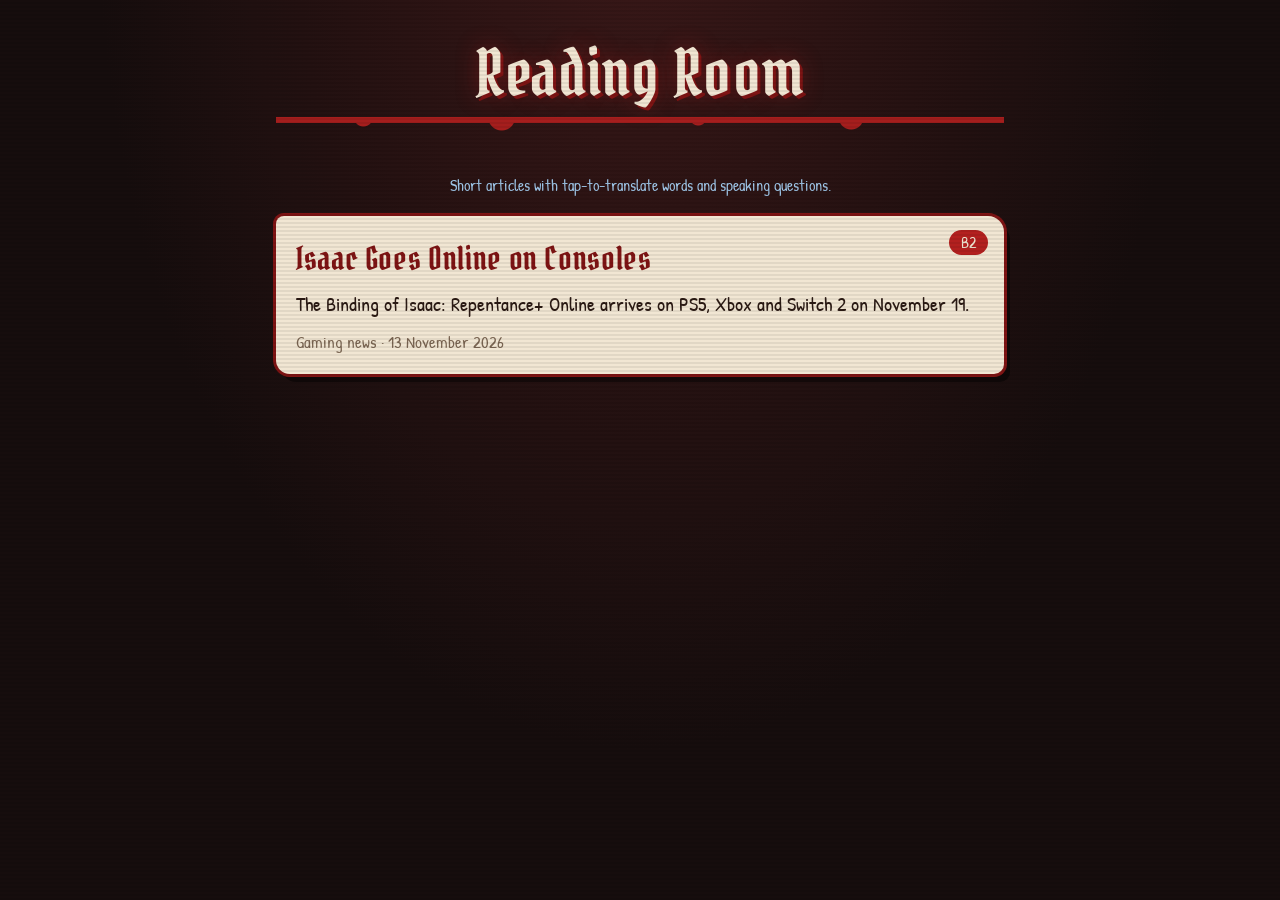
<file: index.html>
<!doctype html>
<html lang="en"><head><meta charset="utf-8"><meta name="viewport" content="width=device-width,initial-scale=1">
<title>Reading Room</title>
<link rel="preconnect" href="https://fonts.googleapis.com"><link href="https://fonts.googleapis.com/css2?family=Patrick+Hand&family=Pirata+One&display=swap" rel="stylesheet">
<style>:root{--bg:#160d0d;--bg2:#221212;--paper:#f1e6d3;--ink:#2b1a14;--blood:#b3201f;--blood2:#7e1414;--tear:#9fc6e8;--gold:#d9a441;--muted:#8a7360}
*{box-sizing:border-box}
html{-webkit-text-size-adjust:100%}
body{margin:0;background:radial-gradient(ellipse at 50% -10%,#3a1818 0,var(--bg) 60%) fixed;color:var(--paper);font-family:'Patrick Hand','Comic Sans MS',cursive;font-size:20px;line-height:1.55}
body::before{content:"";position:fixed;inset:0;background:repeating-linear-gradient(0deg,rgba(0,0,0,.18) 0 2px,transparent 2px 4px);pointer-events:none;z-index:50;opacity:.35}
.wrap{max-width:760px;margin:0 auto;padding:0 16px 120px}
header.top{text-align:center;padding:34px 0 8px;position:relative}
header.top .hearts{display:flex;gap:6px;justify-content:center;margin-bottom:10px}
.heart{width:28px;height:26px}
h1,h2,h3{font-family:'Pirata One','Times New Roman',serif;font-weight:400;letter-spacing:.02em}
h1{font-size:clamp(38px,9vw,64px);line-height:1.05;margin:6px 0 10px;color:var(--paper);text-shadow:3px 3px 0 var(--blood2),0 0 22px rgba(179,32,31,.45)}
.meta{display:flex;gap:8px;justify-content:center;flex-wrap:wrap;font-size:16px;color:var(--muted)}
.chip{background:var(--blood2);color:var(--paper);border-radius:999px;padding:1px 12px;font-size:15px}
.drip{height:34px;margin:6px 0 0;background:
 radial-gradient(circle at 12% 0,var(--blood) 0 9px,transparent 10px),radial-gradient(circle at 31% 0,var(--blood) 0 13px,transparent 14px),radial-gradient(circle at 58% 0,var(--blood) 0 8px,transparent 9px),radial-gradient(circle at 79% 0,var(--blood) 0 12px,transparent 13px),linear-gradient(var(--blood) 0 6px,transparent 6px);opacity:.9}
.hint{margin:14px 0;text-align:center;font-size:16px;color:var(--tear)}
.hint b{border-bottom:2px dotted var(--tear);font-weight:400}
article.paper{background:var(--paper);color:var(--ink);border-radius:6px 16px 8px 14px;padding:26px 24px;box-shadow:0 0 0 3px var(--blood2),8px 10px 0 rgba(0,0,0,.45);transform:rotate(-.25deg)}
article.paper p{margin:0 0 18px;font-size:21px}
article.paper p:first-child::first-letter{font-family:'Pirata One',serif;font-size:3em;float:left;line-height:.9;padding:4px 8px 0 0;color:var(--blood)}
.w{cursor:pointer;border-radius:4px;transition:background .12s}
.w:hover{background:rgba(179,32,31,.14)}
.w.on{background:var(--blood);color:var(--paper);box-shadow:0 0 0 2px var(--blood)}
.w.saved{text-decoration:underline wavy var(--gold);text-underline-offset:4px}
.sheet{position:fixed;left:50%;bottom:14px;transform:translate(-50%,160%);transition:transform .22s;width:min(560px,calc(100% - 24px));background:#0f0808;border:3px solid var(--blood);border-radius:14px;padding:14px 16px;z-index:60;box-shadow:0 10px 30px rgba(0,0,0,.6)}
.sheet.show{transform:translate(-50%,0)}
.sheet .en{font-family:'Pirata One',serif;font-size:30px;line-height:1.1}
.sheet .ru{font-size:22px;color:var(--tear);margin:2px 0 10px}
.sheet .row{display:flex;gap:8px;flex-wrap:wrap}
button,.btn{font:inherit;font-size:17px;border:2px solid var(--blood);background:var(--blood2);color:var(--paper);border-radius:10px;padding:4px 14px;cursor:pointer}
button.ghost{background:transparent}
button:active{transform:translateY(1px)}
section.box{margin-top:34px}
section.box h2{font-size:34px;margin:0 0 8px;color:var(--paper);display:flex;align-items:center;gap:10px}
section.box h2::before{content:"";width:22px;height:20px;background:var(--blood);clip-path:polygon(50% 100%,0 35%,0 12%,22% 0,50% 18%,78% 0,100% 12%,100% 35%)}
ol.q{margin:0;padding-left:0;list-style:none;counter-reset:q}
ol.q li{counter-increment:q;background:var(--bg2);border:2px solid var(--blood2);border-radius:12px;padding:12px 14px 12px 52px;margin-bottom:10px;position:relative}
ol.q li::before{content:counter(q);position:absolute;left:12px;top:9px;width:30px;height:30px;border-radius:50%;background:var(--blood);display:grid;place-items:center;font-family:'Pirata One',serif;font-size:20px}
ol.q li.soon{color:var(--muted);font-style:italic}
ol.q li.soon::before{content:"?"}
.saved-list{background:var(--bg2);border:2px dashed var(--blood2);border-radius:12px;padding:12px 14px}
.saved-list ul{margin:0 0 10px;padding-left:20px}
.saved-list .empty{color:var(--muted)}
footer{margin-top:40px;text-align:center;color:var(--muted);font-size:15px}
footer a{color:var(--tear)}
a{color:var(--tear)}
.back{display:inline-block;margin-top:14px;font-size:16px;color:var(--muted);text-decoration:none}
.card{display:block;position:relative;background:var(--paper);color:var(--ink);text-decoration:none;border-radius:8px 16px 10px 14px;padding:18px 20px;margin:18px 0;box-shadow:0 0 0 3px var(--blood2),6px 8px 0 rgba(0,0,0,.45);transition:transform .15s}
.card:hover{transform:translate(-2px,-3px) rotate(-.4deg)}
.card h2{margin:0 0 4px;font-size:32px;color:var(--blood2)}
.card p{margin:0 0 6px}.card small{color:#7a6552}
.card .lv{position:absolute;right:16px;top:14px;background:var(--blood);color:var(--paper);border-radius:999px;padding:0 12px;font-size:16px}
@media(max-width:560px){body{font-size:19px}article.paper{padding:20px 16px}article.paper p{font-size:20px}}
.rec{margin-top:8px}.rec audio{width:100%;margin-top:8px}.recbtn.live{background:var(--blood);animation:pulse 1s infinite}@keyframes pulse{50%{opacity:.6}}
</style></head><body>
<div class="wrap">
<header class="top"><h1>Reading Room</h1><div class="drip"></div></header>
<p class="hint">Short articles with tap-to-translate words and speaking questions.</p>
<a class="card" href="articles/isaac-goes-online/index.html"><span class="lv">B2</span><h2>Isaac Goes Online on Consoles</h2><p>The Binding of Isaac: Repentance+ Online arrives on PS5, Xbox and Switch 2 on November 19.</p><small>Gaming news · 13 November 2026</small></a>
</div></body></html>
</file>
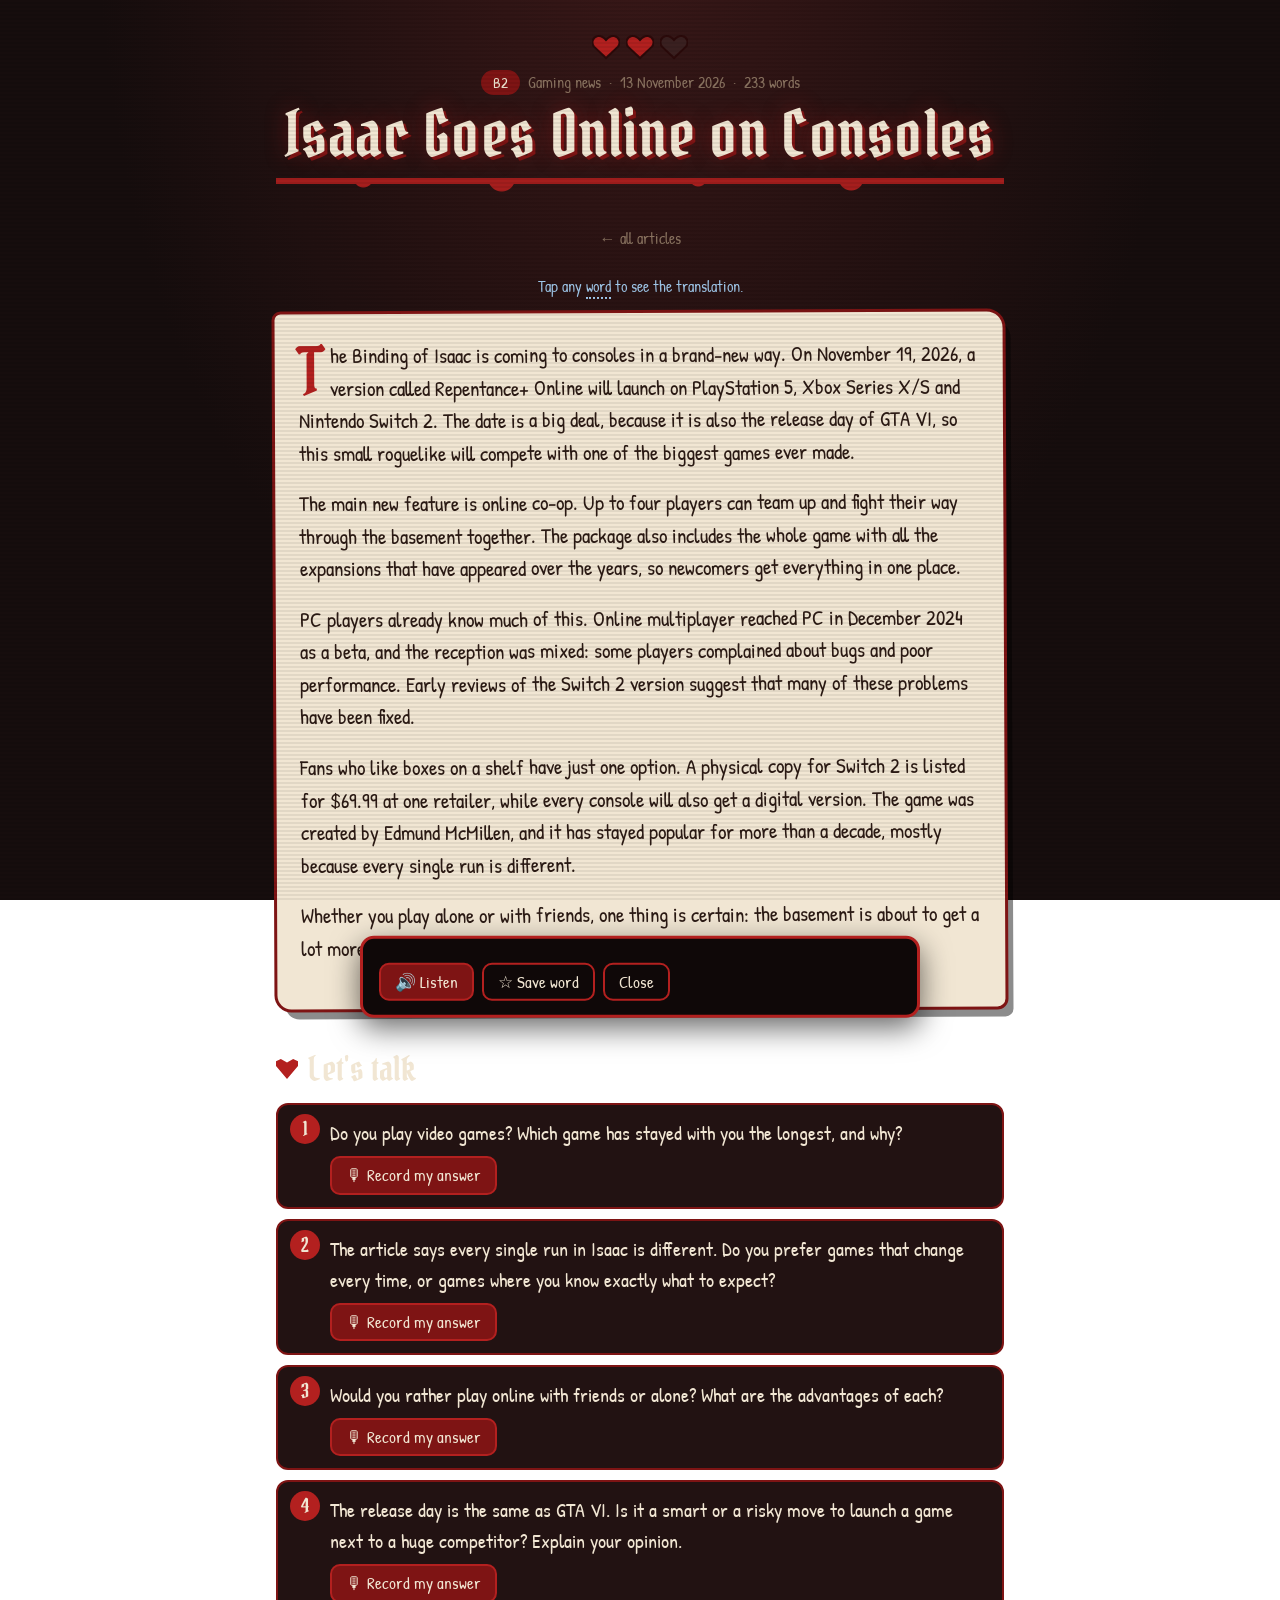
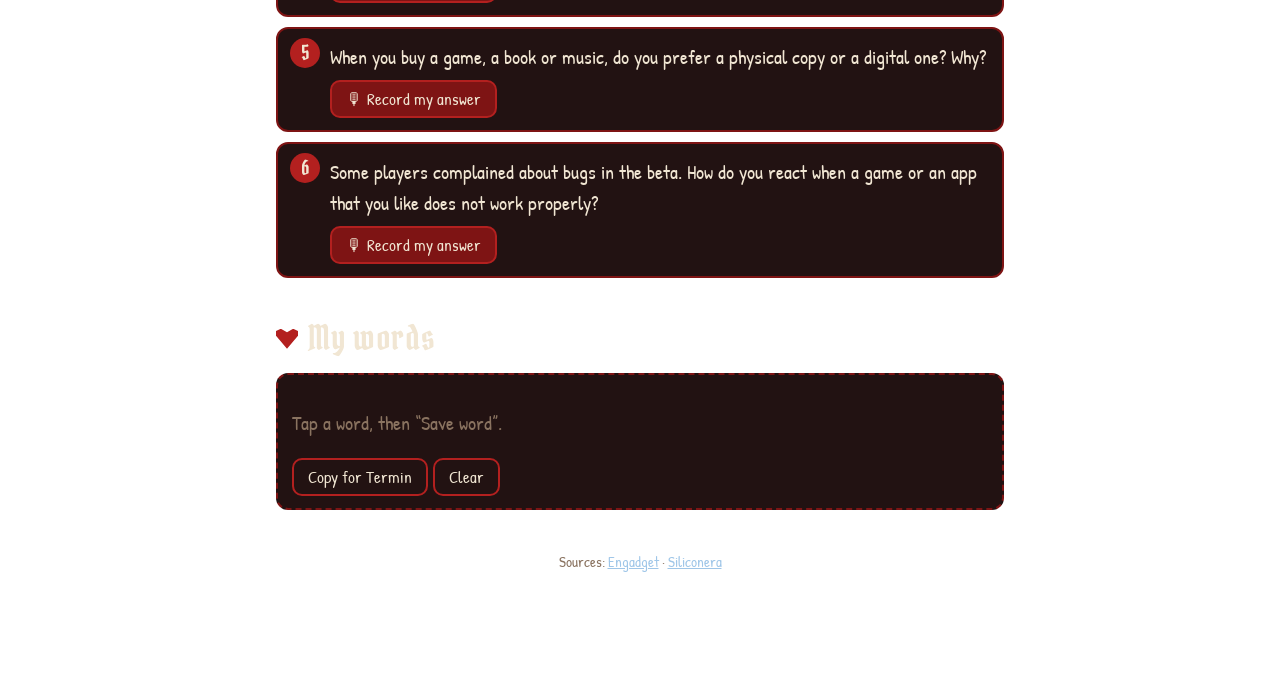
<file: articles/isaac-goes-online/index.html>
<!doctype html>
<html lang="en"><head><meta charset="utf-8"><meta name="viewport" content="width=device-width,initial-scale=1">
<title>Isaac Goes Online on Consoles · Reading Room</title>
<link rel="preconnect" href="https://fonts.googleapis.com"><link href="https://fonts.googleapis.com/css2?family=Patrick+Hand&family=Pirata+One&display=swap" rel="stylesheet">
<style>:root{--bg:#160d0d;--bg2:#221212;--paper:#f1e6d3;--ink:#2b1a14;--blood:#b3201f;--blood2:#7e1414;--tear:#9fc6e8;--gold:#d9a441;--muted:#8a7360}
*{box-sizing:border-box}
html{-webkit-text-size-adjust:100%}
body{margin:0;background:radial-gradient(ellipse at 50% -10%,#3a1818 0,var(--bg) 60%) fixed;color:var(--paper);font-family:'Patrick Hand','Comic Sans MS',cursive;font-size:20px;line-height:1.55}
body::before{content:"";position:fixed;inset:0;background:repeating-linear-gradient(0deg,rgba(0,0,0,.18) 0 2px,transparent 2px 4px);pointer-events:none;z-index:50;opacity:.35}
.wrap{max-width:760px;margin:0 auto;padding:0 16px 120px}
header.top{text-align:center;padding:34px 0 8px;position:relative}
header.top .hearts{display:flex;gap:6px;justify-content:center;margin-bottom:10px}
.heart{width:28px;height:26px}
h1,h2,h3{font-family:'Pirata One','Times New Roman',serif;font-weight:400;letter-spacing:.02em}
h1{font-size:clamp(38px,9vw,64px);line-height:1.05;margin:6px 0 10px;color:var(--paper);text-shadow:3px 3px 0 var(--blood2),0 0 22px rgba(179,32,31,.45)}
.meta{display:flex;gap:8px;justify-content:center;flex-wrap:wrap;font-size:16px;color:var(--muted)}
.chip{background:var(--blood2);color:var(--paper);border-radius:999px;padding:1px 12px;font-size:15px}
.drip{height:34px;margin:6px 0 0;background:
 radial-gradient(circle at 12% 0,var(--blood) 0 9px,transparent 10px),radial-gradient(circle at 31% 0,var(--blood) 0 13px,transparent 14px),radial-gradient(circle at 58% 0,var(--blood) 0 8px,transparent 9px),radial-gradient(circle at 79% 0,var(--blood) 0 12px,transparent 13px),linear-gradient(var(--blood) 0 6px,transparent 6px);opacity:.9}
.hint{margin:14px 0;text-align:center;font-size:16px;color:var(--tear)}
.hint b{border-bottom:2px dotted var(--tear);font-weight:400}
article.paper{background:var(--paper);color:var(--ink);border-radius:6px 16px 8px 14px;padding:26px 24px;box-shadow:0 0 0 3px var(--blood2),8px 10px 0 rgba(0,0,0,.45);transform:rotate(-.25deg)}
article.paper p{margin:0 0 18px;font-size:21px}
article.paper p:first-child::first-letter{font-family:'Pirata One',serif;font-size:3em;float:left;line-height:.9;padding:4px 8px 0 0;color:var(--blood)}
.w{cursor:pointer;border-radius:4px;transition:background .12s}
.w:hover{background:rgba(179,32,31,.14)}
.w.on{background:var(--blood);color:var(--paper);box-shadow:0 0 0 2px var(--blood)}
.w.saved{text-decoration:underline wavy var(--gold);text-underline-offset:4px}
.sheet{position:fixed;left:50%;bottom:14px;transform:translate(-50%,160%);transition:transform .22s;width:min(560px,calc(100% - 24px));background:#0f0808;border:3px solid var(--blood);border-radius:14px;padding:14px 16px;z-index:60;box-shadow:0 10px 30px rgba(0,0,0,.6)}
.sheet.show{transform:translate(-50%,0)}
.sheet .en{font-family:'Pirata One',serif;font-size:30px;line-height:1.1}
.sheet .ru{font-size:22px;color:var(--tear);margin:2px 0 10px}
.sheet .row{display:flex;gap:8px;flex-wrap:wrap}
button,.btn{font:inherit;font-size:17px;border:2px solid var(--blood);background:var(--blood2);color:var(--paper);border-radius:10px;padding:4px 14px;cursor:pointer}
button.ghost{background:transparent}
button:active{transform:translateY(1px)}
section.box{margin-top:34px}
section.box h2{font-size:34px;margin:0 0 8px;color:var(--paper);display:flex;align-items:center;gap:10px}
section.box h2::before{content:"";width:22px;height:20px;background:var(--blood);clip-path:polygon(50% 100%,0 35%,0 12%,22% 0,50% 18%,78% 0,100% 12%,100% 35%)}
ol.q{margin:0;padding-left:0;list-style:none;counter-reset:q}
ol.q li{counter-increment:q;background:var(--bg2);border:2px solid var(--blood2);border-radius:12px;padding:12px 14px 12px 52px;margin-bottom:10px;position:relative}
ol.q li::before{content:counter(q);position:absolute;left:12px;top:9px;width:30px;height:30px;border-radius:50%;background:var(--blood);display:grid;place-items:center;font-family:'Pirata One',serif;font-size:20px}
ol.q li.soon{color:var(--muted);font-style:italic}
ol.q li.soon::before{content:"?"}
.saved-list{background:var(--bg2);border:2px dashed var(--blood2);border-radius:12px;padding:12px 14px}
.saved-list ul{margin:0 0 10px;padding-left:20px}
.saved-list .empty{color:var(--muted)}
footer{margin-top:40px;text-align:center;color:var(--muted);font-size:15px}
footer a{color:var(--tear)}
a{color:var(--tear)}
.back{display:inline-block;margin-top:14px;font-size:16px;color:var(--muted);text-decoration:none}
.card{display:block;position:relative;background:var(--paper);color:var(--ink);text-decoration:none;border-radius:8px 16px 10px 14px;padding:18px 20px;margin:18px 0;box-shadow:0 0 0 3px var(--blood2),6px 8px 0 rgba(0,0,0,.45);transition:transform .15s}
.card:hover{transform:translate(-2px,-3px) rotate(-.4deg)}
.card h2{margin:0 0 4px;font-size:32px;color:var(--blood2)}
.card p{margin:0 0 6px}.card small{color:#7a6552}
.card .lv{position:absolute;right:16px;top:14px;background:var(--blood);color:var(--paper);border-radius:999px;padding:0 12px;font-size:16px}
@media(max-width:560px){body{font-size:19px}article.paper{padding:20px 16px}article.paper p{font-size:20px}}
.rec{margin-top:8px}.rec audio{width:100%;margin-top:8px}.recbtn.live{background:var(--blood);animation:pulse 1s infinite}@keyframes pulse{50%{opacity:.6}}
</style></head><body>
<div class="wrap">
<header class="top">
 <div class="hearts" aria-hidden="true">
  <svg class="heart" viewBox="0 0 14 13"><path fill="#b3201f" stroke="#2b0a0a" stroke-width="1" d="M7 12 1 6.3C-.4 4.6.2 1.6 2.6 1.1 4.3.8 5.8 1.6 7 3c1.2-1.4 2.7-2.2 4.4-1.9C13.8 1.6 14.4 4.6 13 6.3z"/></svg>
  <svg class="heart" viewBox="0 0 14 13"><path fill="#b3201f" stroke="#2b0a0a" stroke-width="1" d="M7 12 1 6.3C-.4 4.6.2 1.6 2.6 1.1 4.3.8 5.8 1.6 7 3c1.2-1.4 2.7-2.2 4.4-1.9C13.8 1.6 14.4 4.6 13 6.3z"/></svg>
  <svg class="heart" viewBox="0 0 14 13"><path fill="#3a2020" stroke="#2b0a0a" stroke-width="1" d="M7 12 1 6.3C-.4 4.6.2 1.6 2.6 1.1 4.3.8 5.8 1.6 7 3c1.2-1.4 2.7-2.2 4.4-1.9C13.8 1.6 14.4 4.6 13 6.3z"/></svg>
 </div>
 <div class="meta"><span class="chip">B2</span><span>Gaming news</span><span>·</span><span>13 November 2026</span><span>·</span><span>233 words</span></div>
 <h1>Isaac Goes Online on Consoles</h1>
 <div class="drip"></div>
 <a class="back" href="../../index.html">← all articles</a>
</header>
<p class="hint">Tap any <b>word</b> to see the translation.</p>
<article class="paper" id="art"><p><span class="w" data-t="определённый артикль">The</span> <span class="w" data-t="связывание, жертвоприношение (в названии игры)">Binding</span> <span class="w" data-t="из, о, (принадлежность)">of</span> <span class="w" data-t="Исаак">Isaac</span> <span class="w" data-t="есть, является">is</span> <span class="w" data-t="приходит, выходит">coming</span> <span class="w" data-t="к, в; чтобы">to</span> <span class="w" data-t="консоли, игровые приставки">consoles</span> <span class="w" data-t="в">in</span> <span class="w" data-t="артикль: «какой-то», «один»">a</span> <span class="w" data-t="совершенно новый">brand-new</span> <span class="w" data-t="способ, путь">way</span>. <span class="w" data-t="на">On</span> <span class="w" data-t="ноябрь">November</span> 19, 2026, <span class="w" data-t="артикль: «какой-то», «один»">a</span> <span class="w" data-t="версия">version</span> <span class="w" data-t="называемая, под названием">called</span> <span class="w" data-t="покаяние">Repentance</span>+ <span class="w" data-t="онлайн, в сети">Online</span> <span class="w" data-t="будет (будущее время)">will</span> <span class="w" data-t="запускаться; запуск">launch</span> <span class="w" data-t="на">on</span> <span class="w" data-t="PlayStation (игровая приставка)">PlayStation</span> 5, <span class="w" data-t="Xbox (приставка)">Xbox</span> <span class="w" data-t="серия">Series</span> <span class="w" data-t="X/S (модели Xbox)">X/S</span> <span class="w" data-t="и">and</span> <span class="w" data-t="Nintendo (компания)">Nintendo</span> <span class="w" data-t="Switch (приставка Nintendo)">Switch</span> 2. <span class="w" data-t="определённый артикль">The</span> <span class="w" data-t="дата">date</span> <span class="w" data-t="есть, является">is</span> <span class="w" data-t="артикль: «какой-то», «один»">a</span> <span class="w" data-t="большой">big</span> <span class="w" data-t="дело, сделка; «big deal» = важное событие">deal</span>, <span class="w" data-t="потому что">because</span> <span class="w" data-t="это, оно">it</span> <span class="w" data-t="есть, является">is</span> <span class="w" data-t="также">also</span> <span class="w" data-t="определённый артикль">the</span> <span class="w" data-t="выпуск, релиз">release</span> <span class="w" data-t="день">day</span> <span class="w" data-t="из, о, (принадлежность)">of</span> <span class="w" data-t="GTA (серия игр)">GTA</span> <span class="w" data-t="шесть (VI)">VI</span>, <span class="w" data-t="поэтому, так">so</span> <span class="w" data-t="этот">this</span> <span class="w" data-t="маленький">small</span> <span class="w" data-t="рогалик (жанр игр с случайными уровнями и «смертью навсегда»)">roguelike</span> <span class="w" data-t="будет (будущее время)">will</span> <span class="w" data-t="соревноваться, конкурировать">compete</span> <span class="w" data-t="с">with</span> <span class="w" data-t="один">one</span> <span class="w" data-t="из, о, (принадлежность)">of</span> <span class="w" data-t="определённый артикль">the</span> <span class="w" data-t="самый большой">biggest</span> <span class="w" data-t="игры">games</span> <span class="w" data-t="когда-либо">ever</span> <span class="w" data-t="сделанных, созданных">made</span>.</p><p><span class="w" data-t="определённый артикль">The</span> <span class="w" data-t="главный">main</span> <span class="w" data-t="новый">new</span> <span class="w" data-t="функция, особенность">feature</span> <span class="w" data-t="есть, является">is</span> <span class="w" data-t="онлайн, в сети">online</span> <span class="w" data-t="кооператив, совместная игра">co-op</span>. <span class="w" data-t="вверх; «up to» = до (о количестве)">Up</span> <span class="w" data-t="к, в; чтобы">to</span> <span class="w" data-t="четыре">four</span> <span class="w" data-t="игроки">players</span> <span class="w" data-t="могут">can</span> <span class="w" data-t="команда">team</span> <span class="w" data-t="вверх; «up to» = до (о количестве)">up</span> <span class="w" data-t="и">and</span> <span class="w" data-t="сражаться">fight</span> <span class="w" data-t="их">their</span> <span class="w" data-t="способ, путь">way</span> <span class="w" data-t="через, сквозь">through</span> <span class="w" data-t="определённый артикль">the</span> <span class="w" data-t="подвал">basement</span> <span class="w" data-t="вместе">together</span>. <span class="w" data-t="определённый артикль">The</span> <span class="w" data-t="комплект, пакет">package</span> <span class="w" data-t="также">also</span> <span class="w" data-t="включает в себя">includes</span> <span class="w" data-t="определённый артикль">the</span> <span class="w" data-t="целый, весь">whole</span> <span class="w" data-t="игра">game</span> <span class="w" data-t="с">with</span> <span class="w" data-t="все">all</span> <span class="w" data-t="определённый артикль">the</span> <span class="w" data-t="дополнения (к игре)">expansions</span> <span class="w" data-t="что, которые">that</span> <span class="w" data-t="иметь; (вспомогательный глагол)">have</span> <span class="w" data-t="появились">appeared</span> <span class="w" data-t="в течение, за">over</span> <span class="w" data-t="определённый артикль">the</span> <span class="w" data-t="годы">years</span>, <span class="w" data-t="поэтому, так">so</span> <span class="w" data-t="новички, новоприбывшие">newcomers</span> <span class="w" data-t="получать">get</span> <span class="w" data-t="всё">everything</span> <span class="w" data-t="в">in</span> <span class="w" data-t="один">one</span> <span class="w" data-t="место">place</span>.</p><p><span class="w" data-t="ПК, компьютер">PC</span> <span class="w" data-t="игроки">players</span> <span class="w" data-t="уже">already</span> <span class="w" data-t="знать">know</span> <span class="w" data-t="многое, много">much</span> <span class="w" data-t="из, о, (принадлежность)">of</span> <span class="w" data-t="этот">this</span>. <span class="w" data-t="онлайн, в сети">Online</span> <span class="w" data-t="многопользовательский режим">multiplayer</span> <span class="w" data-t="достиг, добрался до">reached</span> <span class="w" data-t="ПК, компьютер">PC</span> <span class="w" data-t="в">in</span> <span class="w" data-t="декабрь">December</span> 2024 <span class="w" data-t="как, в качестве">as</span> <span class="w" data-t="артикль: «какой-то», «один»">a</span> <span class="w" data-t="бета-версия (тестовая)">beta</span>, <span class="w" data-t="и">and</span> <span class="w" data-t="определённый артикль">the</span> <span class="w" data-t="приём, реакция публики">reception</span> <span class="w" data-t="был">was</span> <span class="w" data-t="смешанный, неоднозначный">mixed</span>: <span class="w" data-t="некоторые">some</span> <span class="w" data-t="игроки">players</span> <span class="w" data-t="жаловались">complained</span> <span class="w" data-t="о, про; «is about to» = вот-вот">about</span> <span class="w" data-t="баги, ошибки в программе">bugs</span> <span class="w" data-t="и">and</span> <span class="w" data-t="плохой, слабый">poor</span> <span class="w" data-t="производительность, работа">performance</span>. <span class="w" data-t="ранние">Early</span> <span class="w" data-t="обзоры, рецензии">reviews</span> <span class="w" data-t="из, о, (принадлежность)">of</span> <span class="w" data-t="определённый артикль">the</span> <span class="w" data-t="Switch (приставка Nintendo)">Switch</span> 2 <span class="w" data-t="версия">version</span> <span class="w" data-t="предполагать, намекать">suggest</span> <span class="w" data-t="что, которые">that</span> <span class="w" data-t="многие">many</span> <span class="w" data-t="из, о, (принадлежность)">of</span> <span class="w" data-t="эти">these</span> <span class="w" data-t="проблемы">problems</span> <span class="w" data-t="иметь; (вспомогательный глагол)">have</span> <span class="w" data-t="были (форма от be)">been</span> <span class="w" data-t="исправлены">fixed</span>.</p><p><span class="w" data-t="фанаты">Fans</span> <span class="w" data-t="которые, кто">who</span> <span class="w" data-t="любить, нравиться">like</span> <span class="w" data-t="коробки">boxes</span> <span class="w" data-t="на">on</span> <span class="w" data-t="артикль: «какой-то», «один»">a</span> <span class="w" data-t="полка">shelf</span> <span class="w" data-t="иметь; (вспомогательный глагол)">have</span> <span class="w" data-t="всего лишь, только">just</span> <span class="w" data-t="один">one</span> <span class="w" data-t="вариант, выбор">option</span>. <span class="w" data-t="артикль: «какой-то», «один»">A</span> <span class="w" data-t="физический, в коробке (не цифровой)">physical</span> <span class="w" data-t="копия, экземпляр">copy</span> <span class="w" data-t="для">for</span> <span class="w" data-t="Switch (приставка Nintendo)">Switch</span> 2 <span class="w" data-t="есть, является">is</span> <span class="w" data-t="указан в списке, продаётся (по цене)">listed</span> <span class="w" data-t="для">for</span> $69.99 <span class="w" data-t="в, по (о цене)">at</span> <span class="w" data-t="один">one</span> <span class="w" data-t="розничный продавец, магазин">retailer</span>, <span class="w" data-t="в то время как">while</span> <span class="w" data-t="каждый">every</span> <span class="w" data-t="консоль, приставка">console</span> <span class="w" data-t="будет (будущее время)">will</span> <span class="w" data-t="также">also</span> <span class="w" data-t="получать">get</span> <span class="w" data-t="артикль: «какой-то», «один»">a</span> <span class="w" data-t="цифровой">digital</span> <span class="w" data-t="версия">version</span>. <span class="w" data-t="определённый артикль">The</span> <span class="w" data-t="игра">game</span> <span class="w" data-t="был">was</span> <span class="w" data-t="создан">created</span> <span class="w" data-t="(кем) от, автор">by</span> <span class="w" data-t="Эдмунд">Edmund</span> <span class="w" data-t="Макмиллен (разработчик игры)">McMillen</span>, <span class="w" data-t="и">and</span> <span class="w" data-t="это, оно">it</span> <span class="w" data-t="имеет; (вспомогательный глагол)">has</span> <span class="w" data-t="оставался">stayed</span> <span class="w" data-t="популярный">popular</span> <span class="w" data-t="для">for</span> <span class="w" data-t="больше">more</span> <span class="w" data-t="чем">than</span> <span class="w" data-t="артикль: «какой-то», «один»">a</span> <span class="w" data-t="десятилетие">decade</span>, <span class="w" data-t="в основном">mostly</span> <span class="w" data-t="потому что">because</span> <span class="w" data-t="каждый">every</span> <span class="w" data-t="каждый (в усилении); одиночный">single</span> <span class="w" data-t="забег, прохождение (одна попытка в игре)">run</span> <span class="w" data-t="есть, является">is</span> <span class="w" data-t="разный, другой">different</span>.</p><p><span class="w" data-t="будь то, ли">Whether</span> <span class="w" data-t="ты, вы">you</span> <span class="w" data-t="играть">play</span> <span class="w" data-t="один, в одиночку">alone</span> <span class="w" data-t="или">or</span> <span class="w" data-t="с">with</span> <span class="w" data-t="друзья">friends</span>, <span class="w" data-t="один">one</span> <span class="w" data-t="вещь">thing</span> <span class="w" data-t="есть, является">is</span> <span class="w" data-t="несомненно, точно">certain</span>: <span class="w" data-t="определённый артикль">the</span> <span class="w" data-t="подвал">basement</span> <span class="w" data-t="есть, является">is</span> <span class="w" data-t="о, про; «is about to» = вот-вот">about</span> <span class="w" data-t="к, в; чтобы">to</span> <span class="w" data-t="получать">get</span> <span class="w" data-t="артикль: «какой-то», «один»">a</span> <span class="w" data-t="много; «a lot more» = гораздо больше">lot</span> <span class="w" data-t="больше">more</span> <span class="w" data-t="переполненный, людный">crowded</span>.</p></article>
<section class="box"><h2>Let's talk</h2><ol class="q"><li><span class="w" data-t="делать; (вспомогательный глагол вопроса)">Do</span> <span class="w" data-t="ты, вы">you</span> <span class="w" data-t="играть">play</span> <span class="w" data-t="видео">video</span> <span class="w" data-t="игры">games</span>? <span class="w" data-t="какой, который">Which</span> <span class="w" data-t="игра">game</span> <span class="w" data-t="имеет; (вспомогательный глагол)">has</span> <span class="w" data-t="оставался">stayed</span> <span class="w" data-t="с">with</span> <span class="w" data-t="ты, вы">you</span> <span class="w" data-t="определённый артикль">the</span> <span class="w" data-t="дольше всего">longest</span>, <span class="w" data-t="и">and</span> <span class="w" data-t="почему">why</span>?<div class="rec"><button class="recbtn">🎙 Record my answer</button><audio controls hidden></audio></div></li><li><span class="w" data-t="определённый артикль">The</span> <span class="w" data-t="статья">article</span> <span class="w" data-t="говорит">says</span> <span class="w" data-t="каждый">every</span> <span class="w" data-t="каждый (в усилении); одиночный">single</span> <span class="w" data-t="забег, прохождение (одна попытка в игре)">run</span> <span class="w" data-t="в">in</span> <span class="w" data-t="Исаак">Isaac</span> <span class="w" data-t="есть, является">is</span> <span class="w" data-t="разный, другой">different</span>. <span class="w" data-t="делать; (вспомогательный глагол вопроса)">Do</span> <span class="w" data-t="ты, вы">you</span> <span class="w" data-t="предпочитать">prefer</span> <span class="w" data-t="игры">games</span> <span class="w" data-t="что, которые">that</span> <span class="w" data-t="меняться, изменяться">change</span> <span class="w" data-t="каждый">every</span> <span class="w" data-t="раз, время">time</span>, <span class="w" data-t="или">or</span> <span class="w" data-t="игры">games</span> <span class="w" data-t="где; в которых">where</span> <span class="w" data-t="ты, вы">you</span> <span class="w" data-t="знать">know</span> <span class="w" data-t="точно, именно">exactly</span> <span class="w" data-t="что, какой">what</span> <span class="w" data-t="к, в; чтобы">to</span> <span class="w" data-t="ожидать">expect</span>?<div class="rec"><button class="recbtn">🎙 Record my answer</button><audio controls hidden></audio></div></li><li><span class="w" data-t="бы (вежливость, предпочтение)">Would</span> <span class="w" data-t="ты, вы">you</span> <span class="w" data-t="скорее; «would rather» = предпочёл бы">rather</span> <span class="w" data-t="играть">play</span> <span class="w" data-t="онлайн, в сети">online</span> <span class="w" data-t="с">with</span> <span class="w" data-t="друзья">friends</span> <span class="w" data-t="или">or</span> <span class="w" data-t="один, в одиночку">alone</span>? <span class="w" data-t="что, какой">What</span> <span class="w" data-t="есть, являются">are</span> <span class="w" data-t="определённый артикль">the</span> <span class="w" data-t="преимущества">advantages</span> <span class="w" data-t="из, о, (принадлежность)">of</span> <span class="w" data-t="каждый">each</span>?<div class="rec"><button class="recbtn">🎙 Record my answer</button><audio controls hidden></audio></div></li><li><span class="w" data-t="определённый артикль">The</span> <span class="w" data-t="выпуск, релиз">release</span> <span class="w" data-t="день">day</span> <span class="w" data-t="есть, является">is</span> <span class="w" data-t="определённый артикль">the</span> <span class="w" data-t="тот же самый">same</span> <span class="w" data-t="как, в качестве">as</span> <span class="w" data-t="GTA (серия игр)">GTA</span> <span class="w" data-t="шесть (VI)">VI</span>. <span class="w" data-t="есть, является">Is</span> <span class="w" data-t="это, оно">it</span> <span class="w" data-t="артикль: «какой-то», «один»">a</span> <span class="w" data-t="умный, разумный">smart</span> <span class="w" data-t="или">or</span> <span class="w" data-t="артикль: «какой-то», «один»">a</span> <span class="w" data-t="рискованный">risky</span> <span class="w" data-t="шаг, ход; перемещать">move</span> <span class="w" data-t="к, в; чтобы">to</span> <span class="w" data-t="запускаться; запуск">launch</span> <span class="w" data-t="артикль: «какой-то», «один»">a</span> <span class="w" data-t="игра">game</span> <span class="w" data-t="рядом, следующий; «next to» = рядом с">next</span> <span class="w" data-t="к, в; чтобы">to</span> <span class="w" data-t="артикль: «какой-то», «один»">a</span> <span class="w" data-t="огромный">huge</span> <span class="w" data-t="конкурент">competitor</span>? <span class="w" data-t="объяснять">Explain</span> <span class="w" data-t="твой, ваш">your</span> <span class="w" data-t="мнение">opinion</span>.<div class="rec"><button class="recbtn">🎙 Record my answer</button><audio controls hidden></audio></div></li><li><span class="w" data-t="когда">When</span> <span class="w" data-t="ты, вы">you</span> <span class="w" data-t="покупать">buy</span> <span class="w" data-t="артикль: «какой-то», «один»">a</span> <span class="w" data-t="игра">game</span>, <span class="w" data-t="артикль: «какой-то», «один»">a</span> <span class="w" data-t="книга">book</span> <span class="w" data-t="или">or</span> <span class="w" data-t="музыка">music</span>, <span class="w" data-t="делать; (вспомогательный глагол вопроса)">do</span> <span class="w" data-t="ты, вы">you</span> <span class="w" data-t="предпочитать">prefer</span> <span class="w" data-t="артикль: «какой-то», «один»">a</span> <span class="w" data-t="физический, в коробке (не цифровой)">physical</span> <span class="w" data-t="копия, экземпляр">copy</span> <span class="w" data-t="или">or</span> <span class="w" data-t="артикль: «какой-то», «один»">a</span> <span class="w" data-t="цифровой">digital</span> <span class="w" data-t="один">one</span>? <span class="w" data-t="почему">Why</span>?<div class="rec"><button class="recbtn">🎙 Record my answer</button><audio controls hidden></audio></div></li><li><span class="w" data-t="некоторые">Some</span> <span class="w" data-t="игроки">players</span> <span class="w" data-t="жаловались">complained</span> <span class="w" data-t="о, про; «is about to» = вот-вот">about</span> <span class="w" data-t="баги, ошибки в программе">bugs</span> <span class="w" data-t="в">in</span> <span class="w" data-t="определённый артикль">the</span> <span class="w" data-t="бета-версия (тестовая)">beta</span>. <span class="w" data-t="как">How</span> <span class="w" data-t="делать; (вспомогательный глагол вопроса)">do</span> <span class="w" data-t="ты, вы">you</span> <span class="w" data-t="реагировать">react</span> <span class="w" data-t="когда">when</span> <span class="w" data-t="артикль: «какой-то», «один»">a</span> <span class="w" data-t="игра">game</span> <span class="w" data-t="или">or</span> <span class="w" data-t="артикль «один, какой-то» (перед гласной)">an</span> <span class="w" data-t="приложение">app</span> <span class="w" data-t="что, которые">that</span> <span class="w" data-t="ты, вы">you</span> <span class="w" data-t="любить, нравиться">like</span> <span class="w" data-t="(вспомогательный глагол вопроса / отрицания)">does</span> <span class="w" data-t="не">not</span> <span class="w" data-t="работать">work</span> <span class="w" data-t="правильно, как надо">properly</span>?<div class="rec"><button class="recbtn">🎙 Record my answer</button><audio controls hidden></audio></div></li></ol></section>
<section class="box"><h2>My words</h2><div class="saved-list"><div id="sl"></div><div class="row"><button id="cp" class="ghost">Copy for Termin</button> <button id="cl" class="ghost">Clear</button></div></div></section>
<footer>Sources: <a href="https://www.engadget.com/2240496/the-binding-of-isaac-repentance-online-release-goes-head-to-head-with-gta-6-on-november-19/" target="_blank" rel="noopener">Engadget</a> · <a href="https://www.siliconera.com/the-binding-of-isaac-repentance-online-launches-on-gta-vi-release-day/" target="_blank" rel="noopener">Siliconera</a></footer>
</div>
<div class="sheet" id="sh"><div class="en" id="en"></div><div class="ru" id="ru"></div><div class="row"><button id="sp">🔊 Listen</button><button id="sv" class="ghost">☆ Save word</button><button id="x" class="ghost">Close</button></div></div>
<script>
(function(){
var sh=document.getElementById('sh'),en=document.getElementById('en'),ru=document.getElementById('ru'),cur=null,KEY='reading-saved';
function load(){try{return JSON.parse(localStorage.getItem(KEY)||'{}')}catch(e){return {}}}
function store(o){try{localStorage.setItem(KEY,JSON.stringify(o))}catch(e){}}
var saved=load();
function clean(t){return t.replace(/[’]/g,"'")}
function renderList(){
  var l=document.getElementById('sl'),k=Object.keys(saved);
  l.innerHTML=k.length?'<ul>'+k.map(function(w){return '<li><b>'+w+'</b> - '+saved[w]+'</li>'}).join('')+'</ul>':'<p class="empty">Tap a word, then “Save word”.</p>';
  document.querySelectorAll('.w').forEach(function(s){s.classList.toggle('saved',!!saved[clean(s.textContent).toLowerCase()])});
}
function close(){sh.classList.remove('show');if(cur)cur.classList.remove('on');cur=null}
document.addEventListener('click',function(e){
  var s=e.target.closest('.w');if(!s)return;
  if(cur)cur.classList.remove('on');cur=s;s.classList.add('on');
  en.textContent=clean(s.textContent);ru.textContent=s.dataset.t;
  document.getElementById('sv').textContent=saved[en.textContent.toLowerCase()]?'★ Saved':'☆ Save word';
  sh.classList.add('show');
});
document.getElementById('x').onclick=close;
document.getElementById('sp').onclick=function(){try{speechSynthesis.cancel();var u=new SpeechSynthesisUtterance(en.textContent);u.lang='en-US';u.rate=.9;speechSynthesis.speak(u)}catch(e){}};
document.getElementById('sv').onclick=function(){var w=en.textContent.toLowerCase();if(saved[w])delete saved[w];else saved[w]=ru.textContent;store(saved);this.textContent=saved[w]?'★ Saved':'☆ Save word';renderList()};
document.getElementById('cp').onclick=function(){var t=Object.keys(saved).map(function(w){return w+' - '+saved[w]}).join('\n');try{navigator.clipboard.writeText(t);this.textContent='Copied ✓'}catch(e){}};
document.getElementById('cl').onclick=function(){saved={};store(saved);renderList()};
document.querySelectorAll('.rec').forEach(function(r){
  var b=r.querySelector('.recbtn'),au=r.querySelector('audio'),mr=null,ch=[];
  b.onclick=async function(){
    if(mr&&mr.state==='recording'){mr.stop();return}
    try{var st=await navigator.mediaDevices.getUserMedia({audio:true});ch=[];mr=new MediaRecorder(st);
      mr.ondataavailable=function(e){ch.push(e.data)};
      mr.onstop=function(){st.getTracks().forEach(function(t){t.stop()});au.src=URL.createObjectURL(new Blob(ch,{type:mr.mimeType}));au.hidden=false;b.textContent='🎙 Record again';b.classList.remove('live')};
      mr.start();b.textContent='■ Stop';b.classList.add('live');au.hidden=true}
    catch(e){b.textContent='Microphone is blocked'}
  };
});
document.addEventListener('keydown',function(e){if(e.key==='Escape')close()});
renderList();
})();
</script></body></html>
</file>
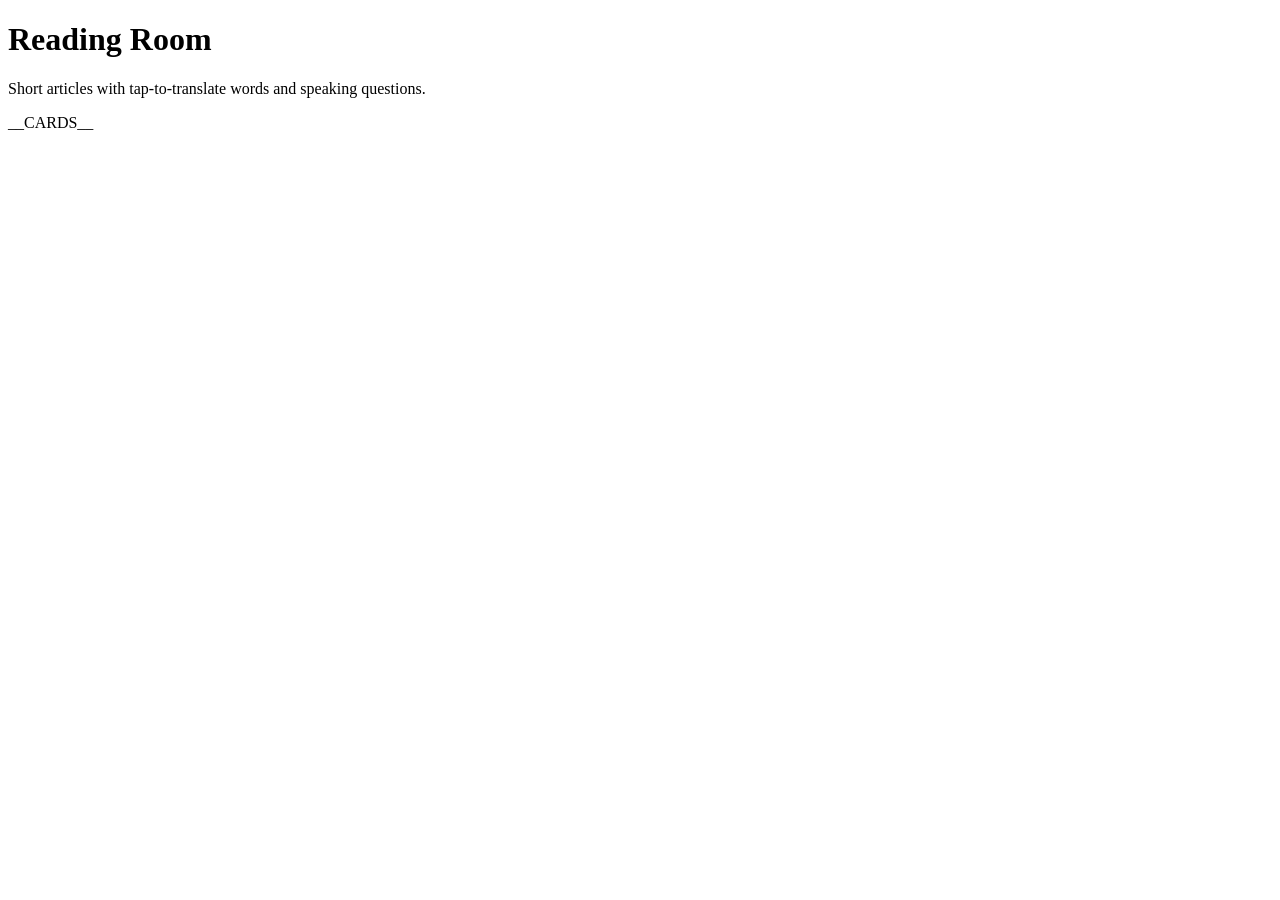
<file: src/library.html>
<!doctype html>
<html lang="en"><head><meta charset="utf-8"><meta name="viewport" content="width=device-width,initial-scale=1">
<title>Reading Room</title>
<link rel="preconnect" href="https://fonts.googleapis.com"><link href="https://fonts.googleapis.com/css2?family=Patrick+Hand&family=Pirata+One&display=swap" rel="stylesheet">
<style>__CSS__</style></head><body>
<div class="wrap">
<header class="top"><h1>Reading Room</h1><div class="drip"></div></header>
<p class="hint">Short articles with tap-to-translate words and speaking questions.</p>
__CARDS__
</div></body></html>
</file>
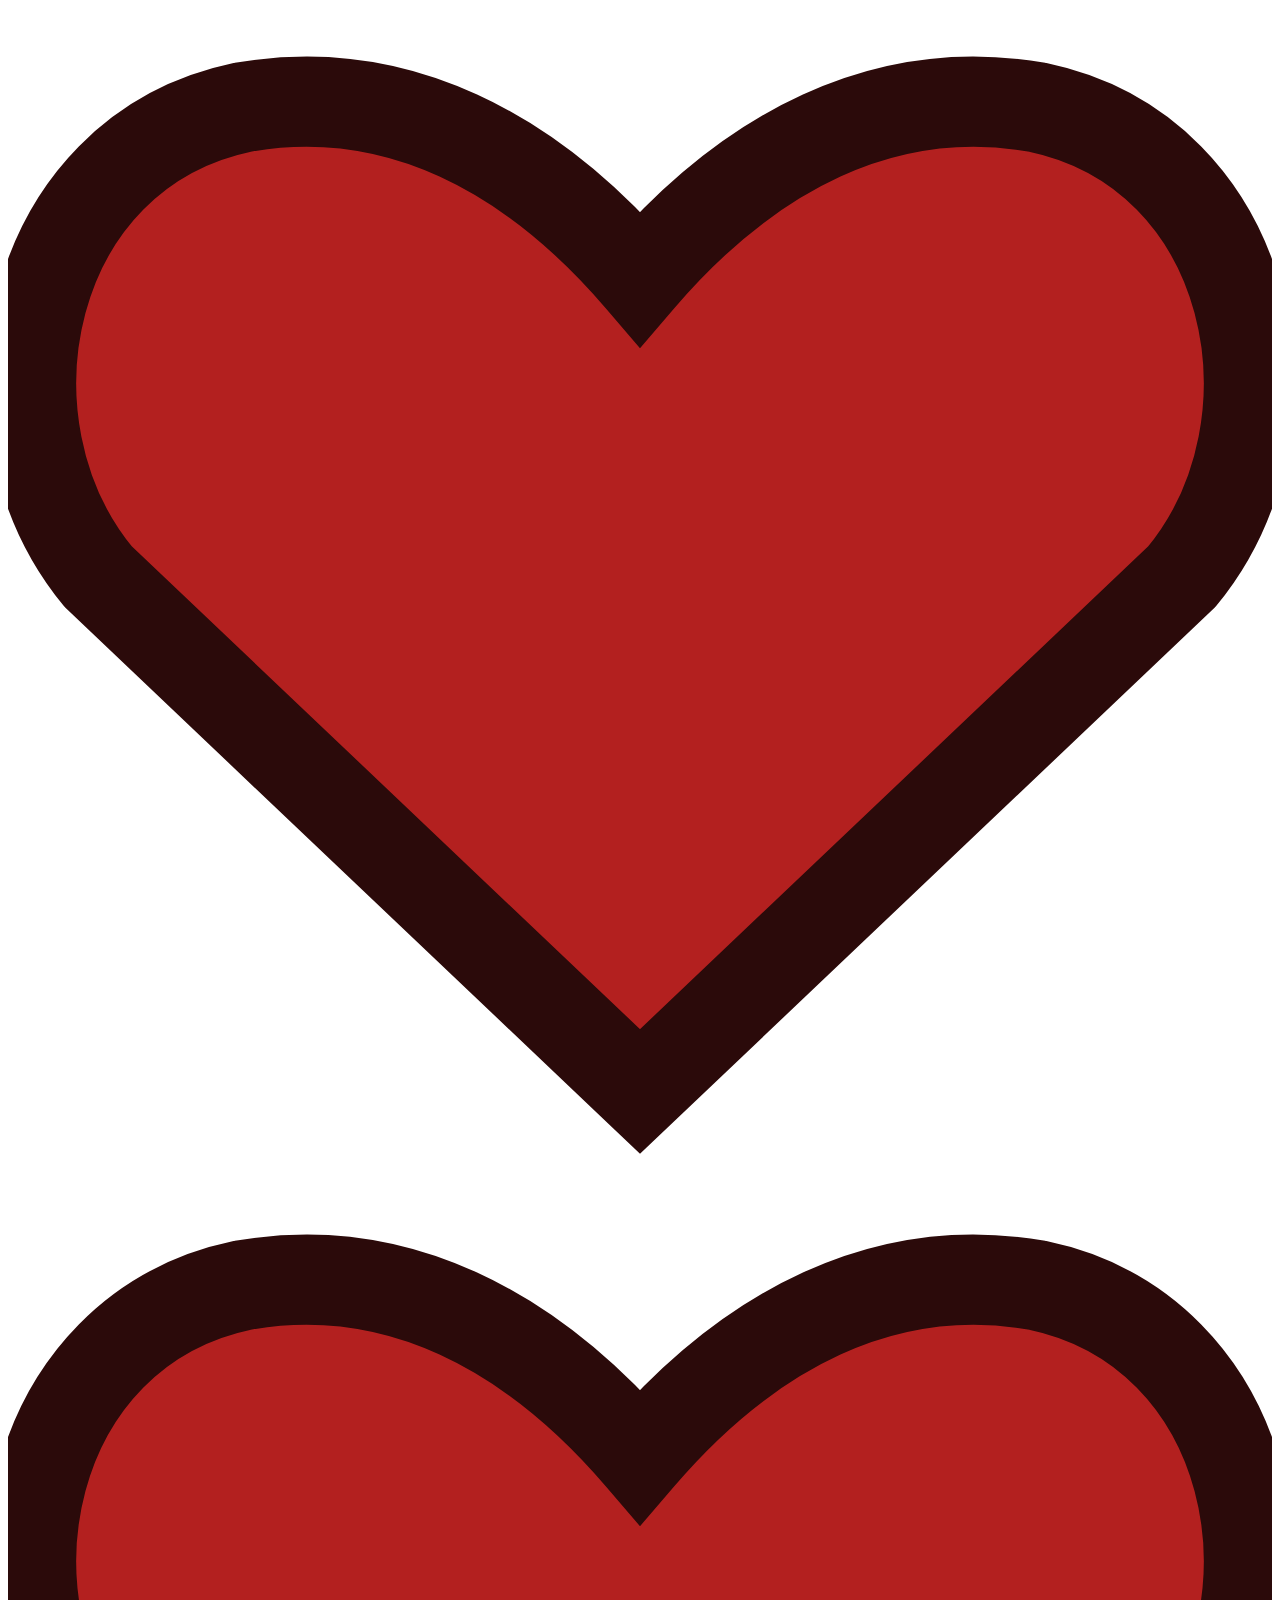
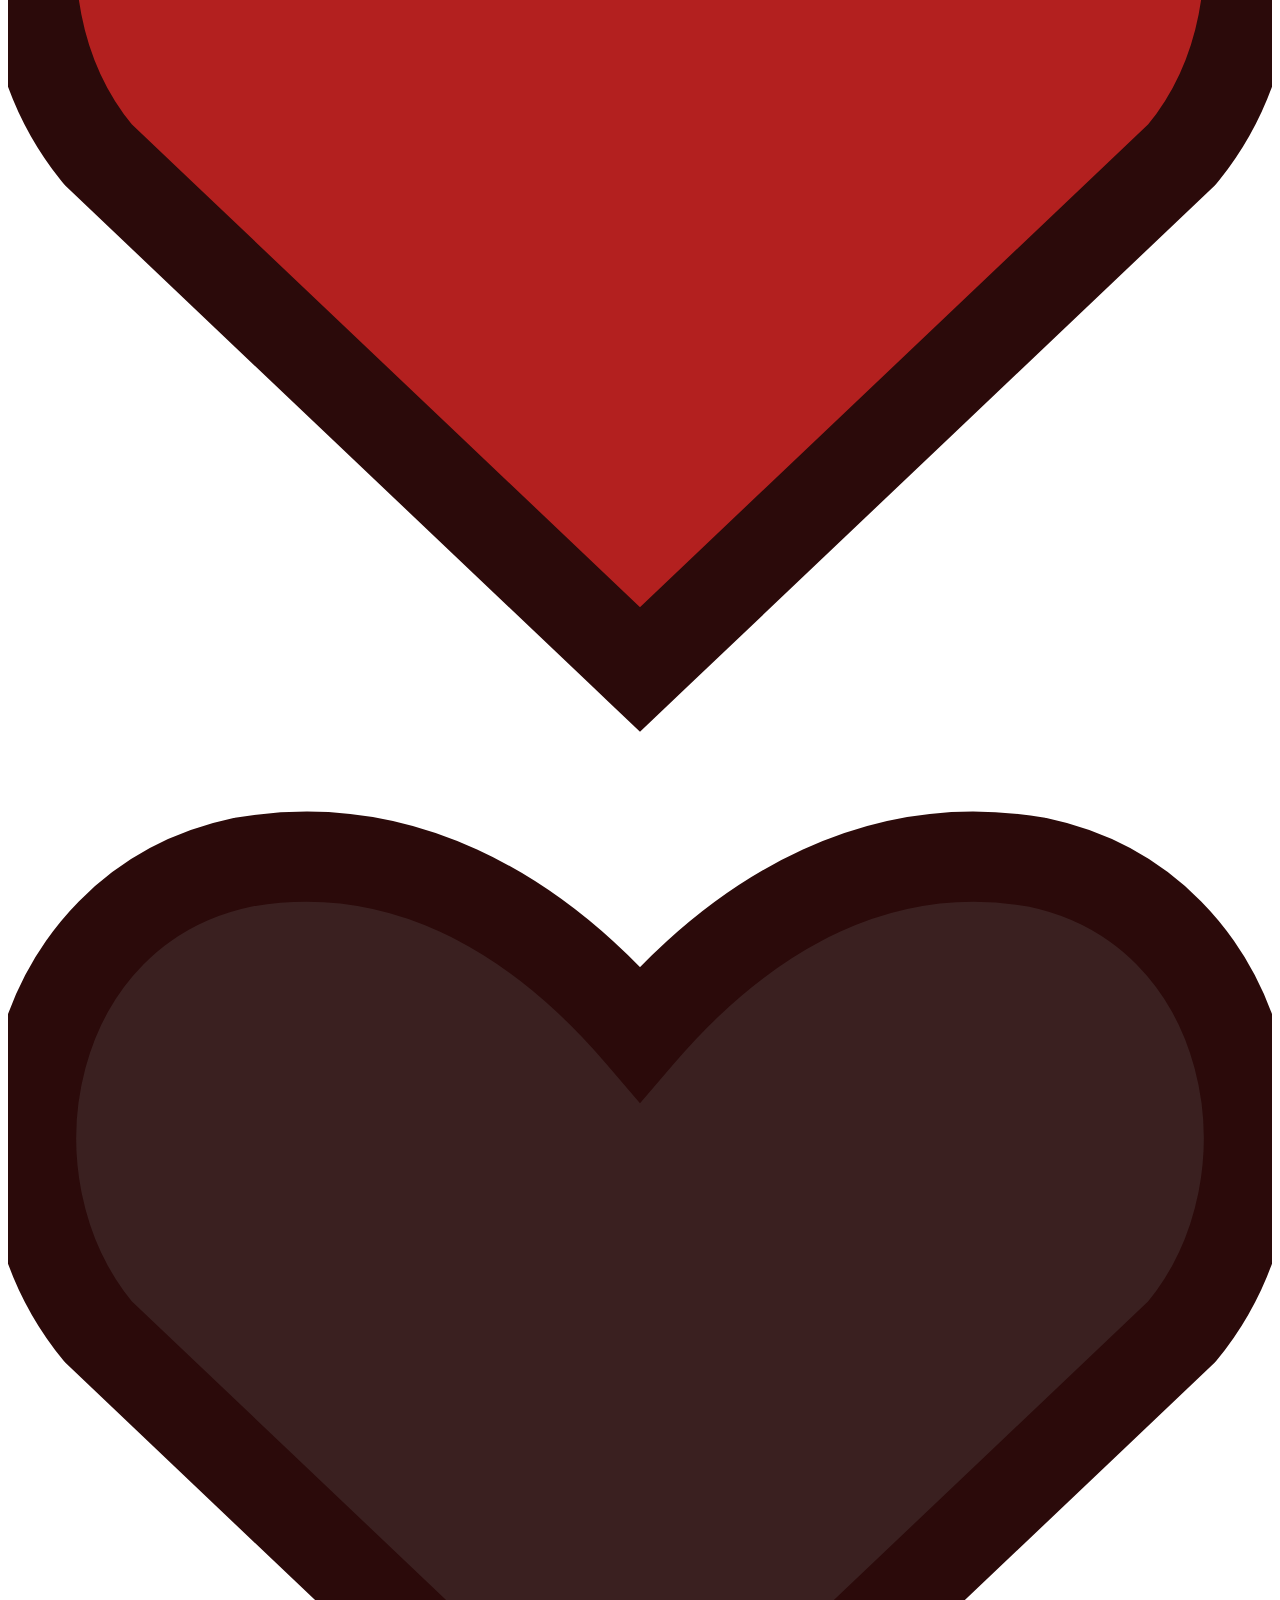
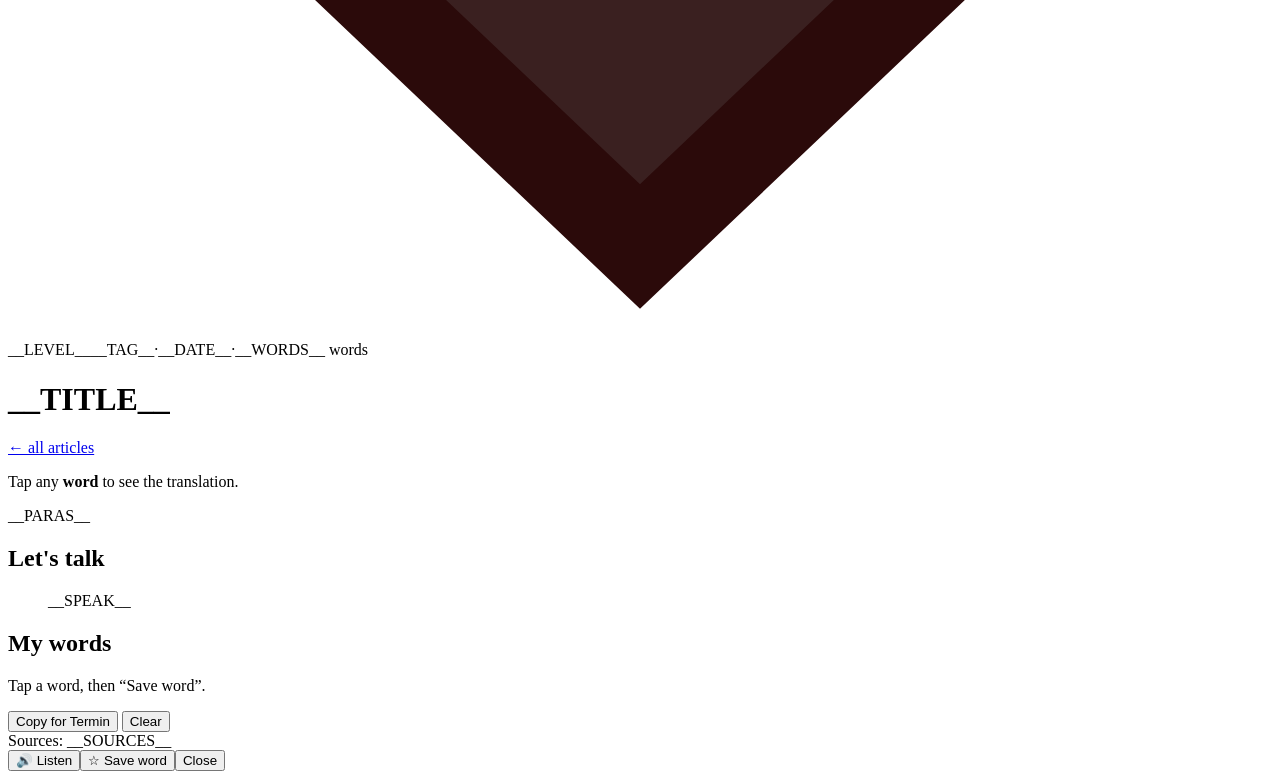
<file: src/page.html>
<!doctype html>
<html lang="en"><head><meta charset="utf-8"><meta name="viewport" content="width=device-width,initial-scale=1">
<title>__TITLE__ · Reading Room</title>
<link rel="preconnect" href="https://fonts.googleapis.com"><link href="https://fonts.googleapis.com/css2?family=Patrick+Hand&family=Pirata+One&display=swap" rel="stylesheet">
<style>__CSS__</style></head><body>
<div class="wrap">
<header class="top">
 <div class="hearts" aria-hidden="true">
  <svg class="heart" viewBox="0 0 14 13"><path fill="#b3201f" stroke="#2b0a0a" stroke-width="1" d="M7 12 1 6.3C-.4 4.6.2 1.6 2.6 1.1 4.3.8 5.8 1.6 7 3c1.2-1.4 2.7-2.2 4.4-1.9C13.8 1.6 14.4 4.6 13 6.3z"/></svg>
  <svg class="heart" viewBox="0 0 14 13"><path fill="#b3201f" stroke="#2b0a0a" stroke-width="1" d="M7 12 1 6.3C-.4 4.6.2 1.6 2.6 1.1 4.3.8 5.8 1.6 7 3c1.2-1.4 2.7-2.2 4.4-1.9C13.8 1.6 14.4 4.6 13 6.3z"/></svg>
  <svg class="heart" viewBox="0 0 14 13"><path fill="#3a2020" stroke="#2b0a0a" stroke-width="1" d="M7 12 1 6.3C-.4 4.6.2 1.6 2.6 1.1 4.3.8 5.8 1.6 7 3c1.2-1.4 2.7-2.2 4.4-1.9C13.8 1.6 14.4 4.6 13 6.3z"/></svg>
 </div>
 <div class="meta"><span class="chip">__LEVEL__</span><span>__TAG__</span><span>·</span><span>__DATE__</span><span>·</span><span>__WORDS__ words</span></div>
 <h1>__TITLE__</h1>
 <div class="drip"></div>
 <a class="back" href="../../index.html">← all articles</a>
</header>
<p class="hint">Tap any <b>word</b> to see the translation.</p>
<article class="paper" id="art">__PARAS__</article>
<section class="box"><h2>Let's talk</h2><ol class="q">__SPEAK__</ol></section>
<section class="box"><h2>My words</h2><div class="saved-list"><div id="sl"></div><div class="row"><button id="cp" class="ghost">Copy for Termin</button> <button id="cl" class="ghost">Clear</button></div></div></section>
<footer>Sources: __SOURCES__</footer>
</div>
<div class="sheet" id="sh"><div class="en" id="en"></div><div class="ru" id="ru"></div><div class="row"><button id="sp">🔊 Listen</button><button id="sv" class="ghost">☆ Save word</button><button id="x" class="ghost">Close</button></div></div>
<script>
(function(){
var sh=document.getElementById('sh'),en=document.getElementById('en'),ru=document.getElementById('ru'),cur=null,KEY='reading-saved';
function load(){try{return JSON.parse(localStorage.getItem(KEY)||'{}')}catch(e){return {}}}
function store(o){try{localStorage.setItem(KEY,JSON.stringify(o))}catch(e){}}
var saved=load();
function clean(t){return t.replace(/[’]/g,"'")}
function renderList(){
  var l=document.getElementById('sl'),k=Object.keys(saved);
  l.innerHTML=k.length?'<ul>'+k.map(function(w){return '<li><b>'+w+'</b> - '+saved[w]+'</li>'}).join('')+'</ul>':'<p class="empty">Tap a word, then “Save word”.</p>';
  document.querySelectorAll('.w').forEach(function(s){s.classList.toggle('saved',!!saved[clean(s.textContent).toLowerCase()])});
}
function close(){sh.classList.remove('show');if(cur)cur.classList.remove('on');cur=null}
document.addEventListener('click',function(e){
  var s=e.target.closest('.w');if(!s)return;
  if(cur)cur.classList.remove('on');cur=s;s.classList.add('on');
  en.textContent=clean(s.textContent);ru.textContent=s.dataset.t;
  document.getElementById('sv').textContent=saved[en.textContent.toLowerCase()]?'★ Saved':'☆ Save word';
  sh.classList.add('show');
});
document.getElementById('x').onclick=close;
document.getElementById('sp').onclick=function(){try{speechSynthesis.cancel();var u=new SpeechSynthesisUtterance(en.textContent);u.lang='en-US';u.rate=.9;speechSynthesis.speak(u)}catch(e){}};
document.getElementById('sv').onclick=function(){var w=en.textContent.toLowerCase();if(saved[w])delete saved[w];else saved[w]=ru.textContent;store(saved);this.textContent=saved[w]?'★ Saved':'☆ Save word';renderList()};
document.getElementById('cp').onclick=function(){var t=Object.keys(saved).map(function(w){return w+' - '+saved[w]}).join('\n');try{navigator.clipboard.writeText(t);this.textContent='Copied ✓'}catch(e){}};
document.getElementById('cl').onclick=function(){saved={};store(saved);renderList()};
document.querySelectorAll('.rec').forEach(function(r){
  var b=r.querySelector('.recbtn'),au=r.querySelector('audio'),mr=null,ch=[];
  b.onclick=async function(){
    if(mr&&mr.state==='recording'){mr.stop();return}
    try{var st=await navigator.mediaDevices.getUserMedia({audio:true});ch=[];mr=new MediaRecorder(st);
      mr.ondataavailable=function(e){ch.push(e.data)};
      mr.onstop=function(){st.getTracks().forEach(function(t){t.stop()});au.src=URL.createObjectURL(new Blob(ch,{type:mr.mimeType}));au.hidden=false;b.textContent='🎙 Record again';b.classList.remove('live')};
      mr.start();b.textContent='■ Stop';b.classList.add('live');au.hidden=true}
    catch(e){b.textContent='Microphone is blocked'}
  };
});
document.addEventListener('keydown',function(e){if(e.key==='Escape')close()});
renderList();
})();
</script></body></html>
</file>
